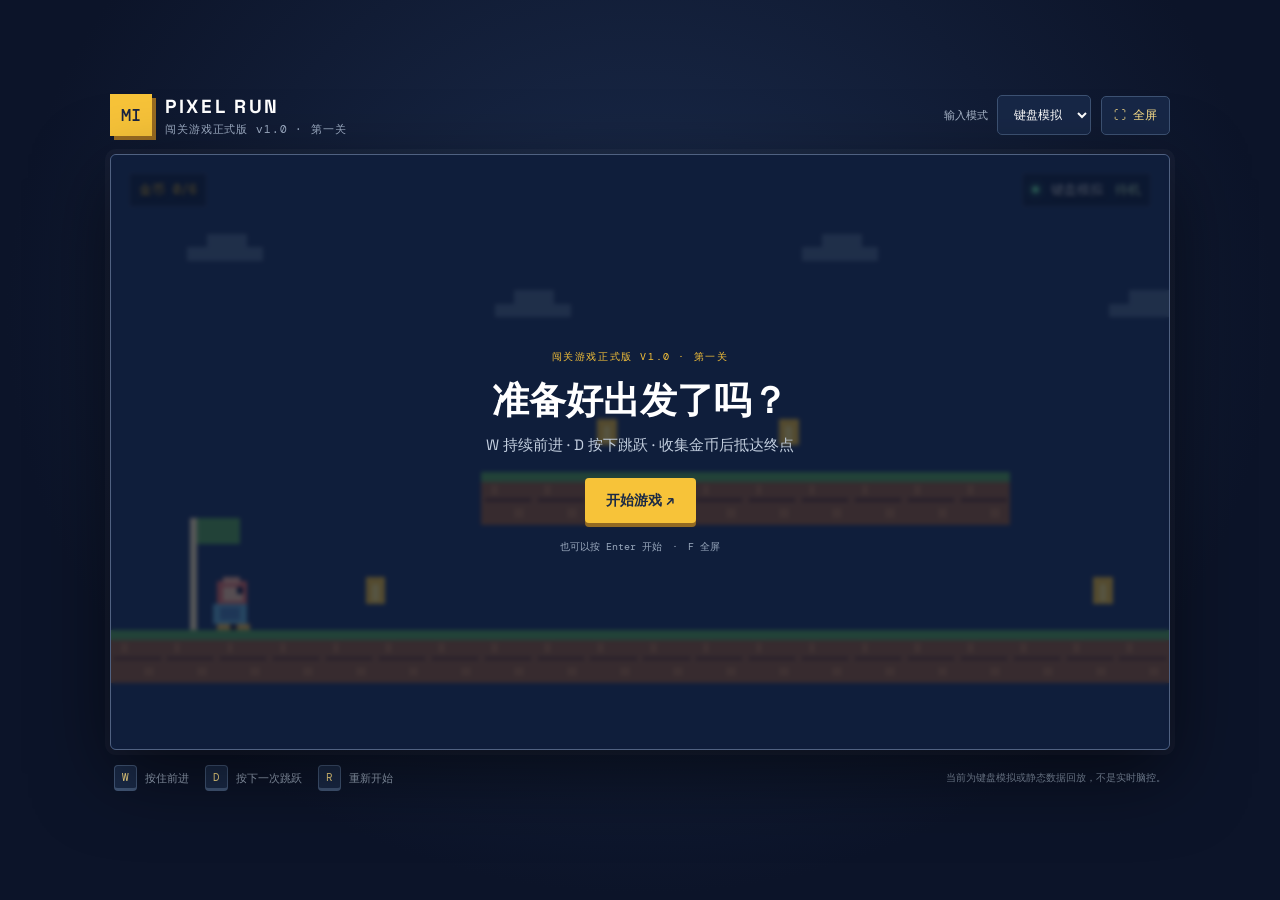
<file: bci-decoder/game/platformer/web/index.html>
<!doctype html>
<html lang="zh-CN">
<head>
  <meta charset="utf-8">
  <meta name="viewport" content="width=device-width, initial-scale=1, viewport-fit=cover">
  <meta name="theme-color" content="#111f40">
  <title>MI Pixel Run 闯关游戏正式版 v1.0</title>
  <link rel="stylesheet" href="style.css">
</head>
<body>
  <main class="shell">
    <header>
      <div class="brand"><span class="badge">MI</span><div><h1>PIXEL RUN</h1><p>闯关游戏正式版 v1.0 · 第一关</p></div></div>
      <div class="toolbar">
        <label class="mode">输入模式 <select id="mode"><option value="keyboard">键盘模拟</option><option value="replay">数据回放</option></select></label>
        <button id="fullscreen" class="icon-button" title="全屏 (F)">⛶ <span>全屏</span></button>
      </div>
    </header>
    <section id="stage" class="stage" aria-label="游戏画面">
      <canvas id="game" width="320" height="180"></canvas>
      <div class="hud"><span id="coins">金币 0/6</span><span class="status"><span class="live-dot"></span><span id="source">键盘模拟</span><b id="action">待机</b></span></div>
      <div id="screen" class="screen">
        <div class="card"><div class="eyebrow">闯关游戏正式版 v1.0 · 第一关</div><h2 id="title">准备好出发了吗？</h2><p id="message">W 持续前进 · D 单独点按即可向前跳跃</p><button id="start" class="primary">开始游戏 <span>↗</span></button><div class="hint">也可以按 Enter 开始　·　F 全屏</div></div>
      </div>
    </section>
    <footer><div class="keys"><kbd>W</kbd><span>按住前进</span><kbd>D</kbd><span>按下一次跳跃</span><kbd>R</kbd><span>重新开始</span></div><div class="disclaimer">当前为键盘模拟或静态数据回放，不是实时脑控。</div></footer>
  </main>
  <script src="game.js"></script>
</body>
</html>
</file>
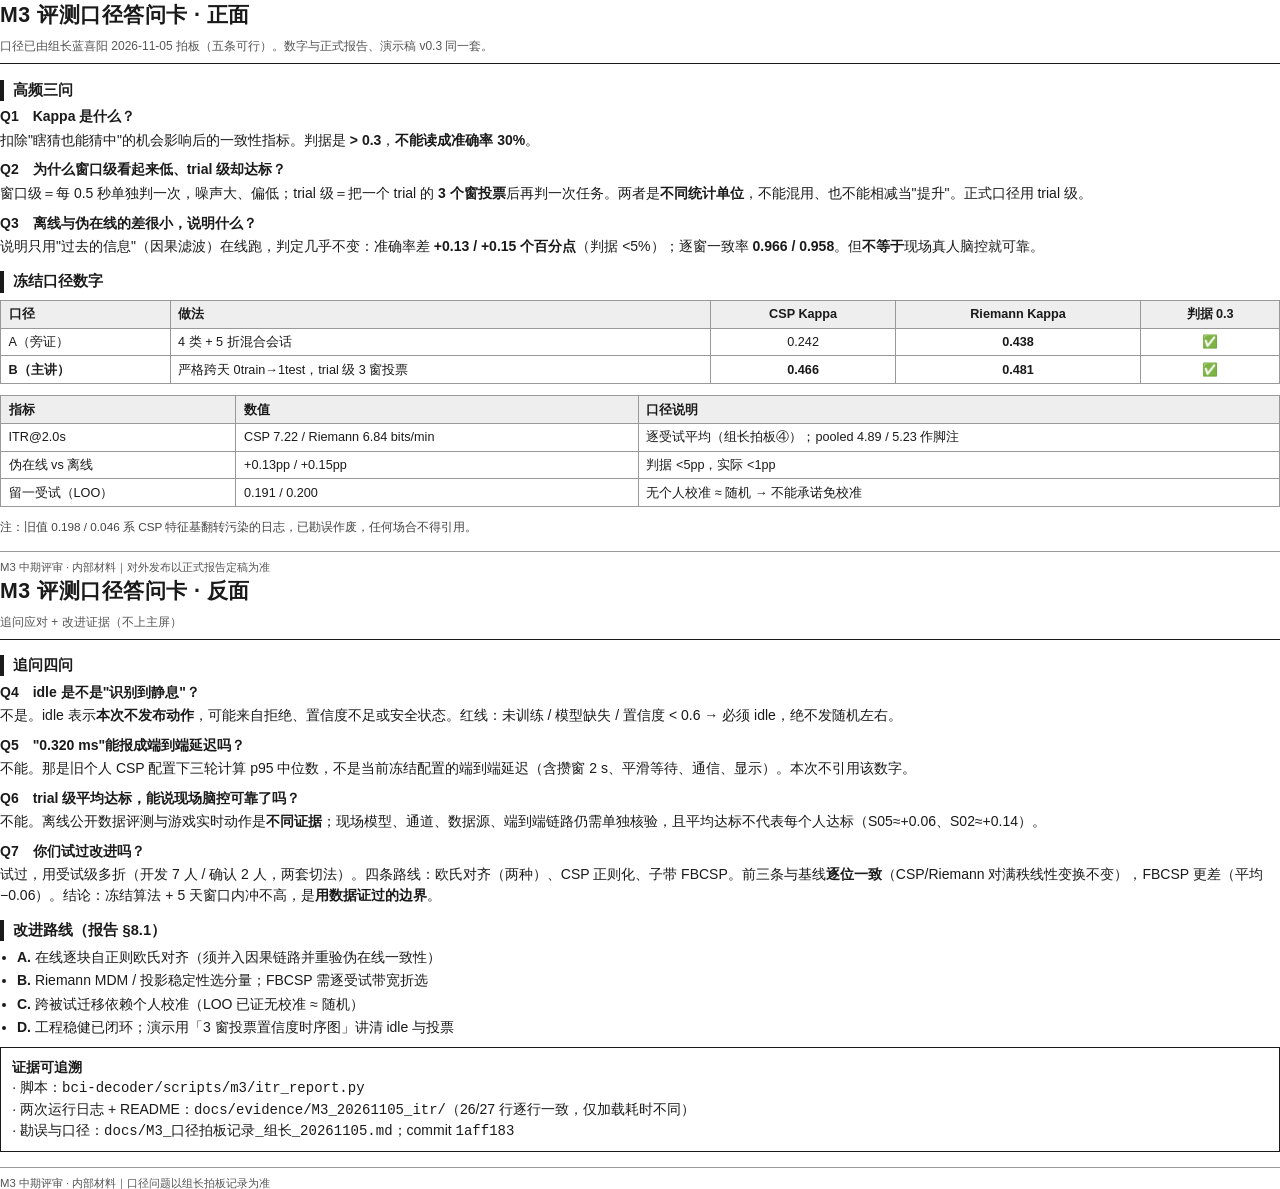
<file: docs/M3_答问卡_A4打印版_20261105.html>
<!DOCTYPE html>
<html lang="zh-CN">
<head>
<meta charset="utf-8">
<title>M3 评测口径答问卡（A4 双面）</title>
<style>
  @page { size: A4; margin: 13mm 14mm; }
  * { box-sizing: border-box; }
  body {
    font-family: "Microsoft YaHei", "PingFang SC", "Noto Sans CJK SC", sans-serif;
    color: #1a1a1a; font-size: 10.5pt; line-height: 1.45; margin: 0;
  }
  .sheet { page-break-after: always; }
  .sheet:last-child { page-break-after: auto; }
  h1 { font-size: 16pt; margin: 0 0 2mm; letter-spacing: .5px; }
  .sub { font-size: 9pt; color: #555; margin-bottom: 4mm; padding-bottom: 2mm; border-bottom: 1.2pt solid #1a1a1a; }
  h2 { font-size: 11pt; margin: 4mm 0 1.5mm; padding-left: 2.5mm; border-left: 3pt solid #1a1a1a; }
  p { margin: 0 0 1.2mm; }
  .q { font-weight: 700; margin-bottom: .8mm; }
  .a { margin-bottom: 2.5mm; }
  table { width: 100%; border-collapse: collapse; margin: 2mm 0 3mm; font-size: 9.5pt; }
  th, td { border: .6pt solid #999; padding: 1.1mm 2mm; text-align: left; }
  th { background: #eee; font-weight: 700; }
  .num { text-align: center; font-variant-numeric: tabular-nums; }
  .ok { color: #0a6b2d; font-weight: 700; }
  .note { font-size: 8.8pt; color: #444; }
  .box { border: 1pt solid #1a1a1a; padding: 2.5mm 3mm; margin: 2.5mm 0; }
  .foot { margin-top: 4mm; padding-top: 2mm; border-top: .6pt solid #999; font-size: 8.5pt; color: #555; }
  ul { margin: 0 0 2mm; padding-left: 4.5mm; }
  li { margin-bottom: .8mm; }
</style>
</head>
<body>

<div class="sheet">
  <h1>M3 评测口径答问卡 · 正面</h1>
  <div class="sub">口径已由组长蓝喜阳 2026-11-05 拍板（五条可行）。数字与正式报告、演示稿 v0.3 同一套。</div>

  <h2>高频三问</h2>

  <div class="a">
    <div class="q">Q1　Kappa 是什么？</div>
    <p>扣除"瞎猜也能猜中"的机会影响后的一致性指标。判据是 <b>&gt; 0.3</b>，<b>不能读成准确率 30%</b>。</p>
  </div>

  <div class="a">
    <div class="q">Q2　为什么窗口级看起来低、trial 级却达标？</div>
    <p>窗口级＝每 0.5 秒单独判一次，噪声大、偏低；trial 级＝把一个 trial 的 <b>3 个窗投票</b>后再判一次任务。两者是<b>不同统计单位</b>，不能混用、也不能相减当"提升"。正式口径用 trial 级。</p>
  </div>

  <div class="a">
    <div class="q">Q3　离线与伪在线的差很小，说明什么？</div>
    <p>说明只用"过去的信息"（因果滤波）在线跑，判定几乎不变：准确率差 <b>+0.13 / +0.15 个百分点</b>（判据 &lt;5%）；逐窗一致率 <b>0.966 / 0.958</b>。但<b>不等于</b>现场真人脑控就可靠。</p>
  </div>

  <h2>冻结口径数字</h2>
  <table>
    <tr><th>口径</th><th>做法</th><th class="num">CSP Kappa</th><th class="num">Riemann Kappa</th><th class="num">判据 0.3</th></tr>
    <tr><td>A（旁证）</td><td>4 类 + 5 折混合会话</td><td class="num">0.242</td><td class="num"><b>0.438</b></td><td class="num ok">✅</td></tr>
    <tr><td><b>B（主讲）</b></td><td>严格跨天 0train→1test，trial 级 3 窗投票</td><td class="num"><b>0.466</b></td><td class="num"><b>0.481</b></td><td class="num ok">✅</td></tr>
  </table>
  <table>
    <tr><th>指标</th><th>数值</th><th>口径说明</th></tr>
    <tr><td>ITR@2.0s</td><td>CSP 7.22 / Riemann 6.84 bits/min</td><td>逐受试平均（组长拍板④）；pooled 4.89 / 5.23 作脚注</td></tr>
    <tr><td>伪在线 vs 离线</td><td>+0.13pp / +0.15pp</td><td>判据 &lt;5pp，实际 &lt;1pp</td></tr>
    <tr><td>留一受试（LOO）</td><td>0.191 / 0.200</td><td>无个人校准 ≈ 随机 → 不能承诺免校准</td></tr>
  </table>
  <p class="note">注：旧值 0.198 / 0.046 系 CSP 特征基翻转污染的日志，已勘误作废，任何场合不得引用。</p>

  <div class="foot">M3 中期评审 · 内部材料｜对外发布以正式报告定稿为准</div>
</div>

<div class="sheet">
  <h1>M3 评测口径答问卡 · 反面</h1>
  <div class="sub">追问应对 + 改进证据（不上主屏）</div>

  <h2>追问四问</h2>

  <div class="a">
    <div class="q">Q4　idle 是不是"识别到静息"？</div>
    <p>不是。idle 表示<b>本次不发布动作</b>，可能来自拒绝、置信度不足或安全状态。红线：未训练 / 模型缺失 / 置信度 &lt; 0.6 → 必须 idle，绝不发随机左右。</p>
  </div>

  <div class="a">
    <div class="q">Q5　"0.320 ms"能报成端到端延迟吗？</div>
    <p>不能。那是旧个人 CSP 配置下三轮计算 p95 中位数，不是当前冻结配置的端到端延迟（含攒窗 2 s、平滑等待、通信、显示）。本次不引用该数字。</p>
  </div>

  <div class="a">
    <div class="q">Q6　trial 级平均达标，能说现场脑控可靠了吗？</div>
    <p>不能。离线公开数据评测与游戏实时动作是<b>不同证据</b>；现场模型、通道、数据源、端到端链路仍需单独核验，且平均达标不代表每个人达标（S05≈+0.06、S02≈+0.14）。</p>
  </div>

  <div class="a">
    <div class="q">Q7　你们试过改进吗？</div>
    <p>试过，用受试级多折（开发 7 人 / 确认 2 人，两套切法）。四条路线：欧氏对齐（两种）、CSP 正则化、子带 FBCSP。前三条与基线<b>逐位一致</b>（CSP/Riemann 对满秩线性变换不变），FBCSP 更差（平均 −0.06）。结论：冻结算法 + 5 天窗口内冲不高，是<b>用数据证过的边界</b>。</p>
  </div>

  <h2>改进路线（报告 §8.1）</h2>
  <ul>
    <li><b>A.</b> 在线逐块自正则欧氏对齐（须并入因果链路并重验伪在线一致性）</li>
    <li><b>B.</b> Riemann MDM / 投影稳定性选分量；FBCSP 需逐受试带宽折选</li>
    <li><b>C.</b> 跨被试迁移依赖个人校准（LOO 已证无校准 ≈ 随机）</li>
    <li><b>D.</b> 工程稳健已闭环；演示用「3 窗投票置信度时序图」讲清 idle 与投票</li>
  </ul>

  <div class="box">
    <b>证据可追溯</b><br>
    · 脚本：<code>bci-decoder/scripts/m3/itr_report.py</code><br>
    · 两次运行日志 + README：<code>docs/evidence/M3_20261105_itr/</code>（26/27 行逐行一致，仅加载耗时不同）<br>
    · 勘误与口径：<code>docs/M3_口径拍板记录_组长_20261105.md</code>；commit <code>1aff183</code>
  </div>

  <div class="foot">M3 中期评审 · 内部材料｜口径问题以组长拍板记录为准</div>
</div>

</body>
</html>
</file>
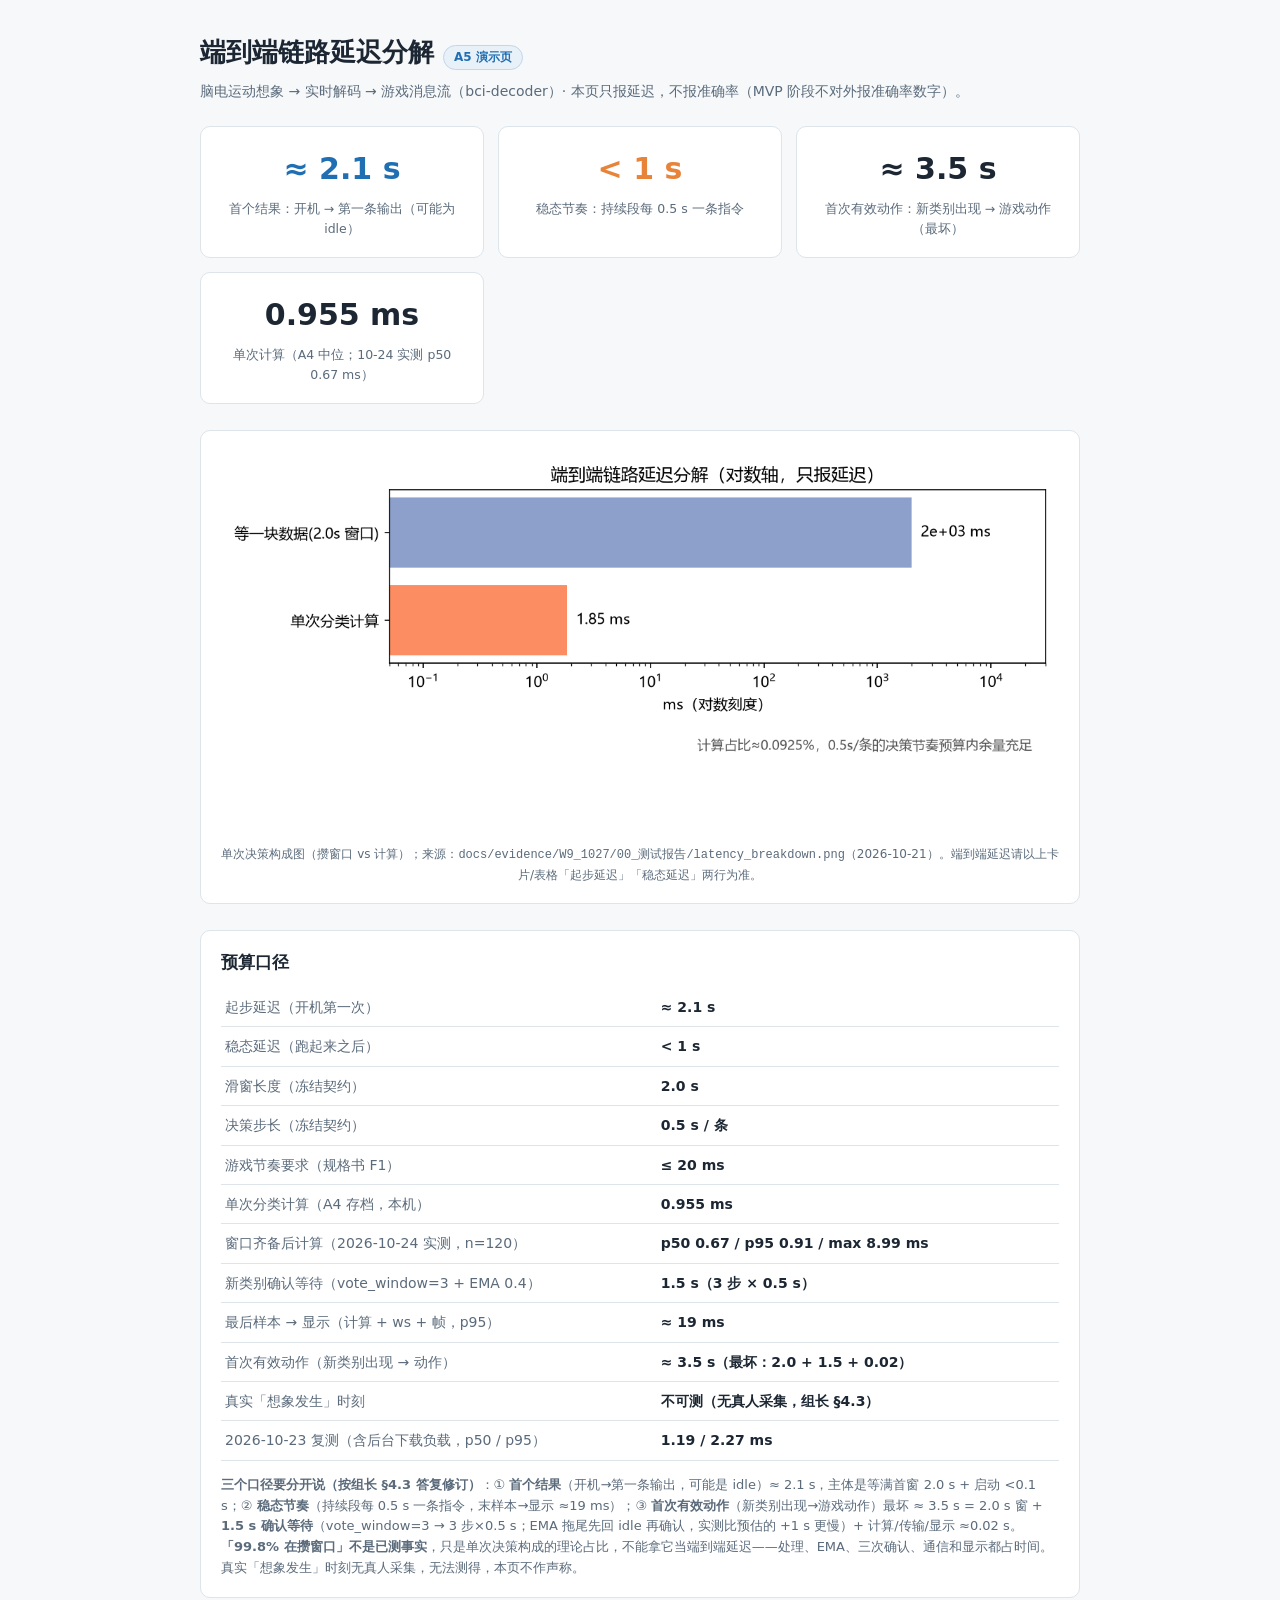
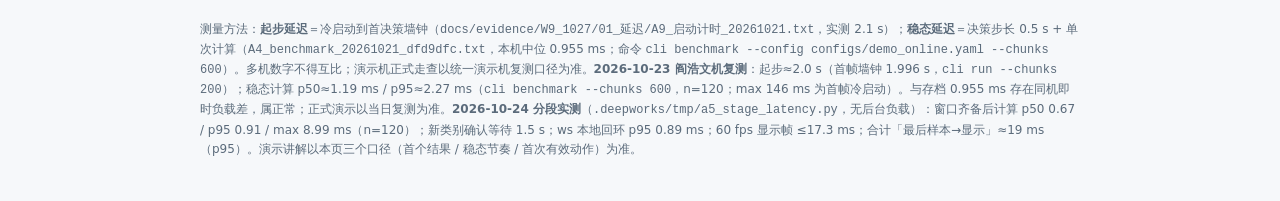
<file: outputs/A5_延迟分解演示页.html>
<!DOCTYPE html>
<html lang="zh-CN">
<head>
<meta charset="UTF-8">
<meta name="viewport" content="width=device-width, initial-scale=1.0">
<title>A5 延迟分解演示页 · 脑电运动想象实时解码</title>
<style>
  :root { --blue:#1f6fb2; --orange:#e8833a; --ink:#1c2733; --muted:#5b6b7b; --bg:#f6f8fa; --line:#dde4ea; }
  * { margin:0; padding:0; box-sizing:border-box; }
  body { font-family:"Microsoft YaHei","PingFang SC",system-ui,sans-serif; background:var(--bg); color:var(--ink); line-height:1.6; padding:32px 20px 48px; }
  .wrap { max-width:880px; margin:0 auto; }
  header { margin-bottom:24px; }
  h1 { font-size:26px; font-weight:700; }
  .sub { color:var(--muted); margin-top:6px; font-size:14px; }
  .cards { display:grid; grid-template-columns:repeat(3,1fr); gap:14px; margin-bottom:26px; }
  .card { background:#fff; border:1px solid var(--line); border-radius:10px; padding:18px 16px; text-align:center; }
  .card .num { font-size:30px; font-weight:700; }
  .card .lbl { font-size:12.5px; color:var(--muted); margin-top:6px; }
  .card:nth-child(1) .num { color:var(--blue); }
  .card:nth-child(2) .num { color:var(--orange); }
  .card:nth-child(3) .num { color:var(--ink); }
  figure { background:#fff; border:1px solid var(--line); border-radius:10px; padding:18px; margin-bottom:26px; text-align:center; }
  figure img { max-width:100%; height:auto; }
  figcaption { font-size:12px; color:var(--muted); margin-top:10px; }
  .budget { background:#fff; border:1px solid var(--line); border-radius:10px; padding:18px 20px; }
  .budget h2 { font-size:17px; margin-bottom:12px; }
  table { width:100%; border-collapse:collapse; font-size:14px; }
  td { padding:8px 4px; border-bottom:1px solid var(--line); }
  td:first-child { color:var(--muted); width:52%; }
  td:last-child { font-weight:600; }
  .note { margin-top:14px; font-size:13px; color:var(--muted); }
  footer { margin-top:22px; font-size:12px; color:var(--muted); }
  .badge { display:inline-block; background:#e8f0f8; color:var(--blue); border:1px solid #c3d6ea; border-radius:999px; padding:2px 10px; font-size:12px; }
</style>
</head>
<body>
<div class="wrap">
  <header>
    <h1>端到端链路延迟分解 <span class="badge">A5 演示页</span></h1>
    <p class="sub">脑电运动想象 → 实时解码 → 游戏消息流（bci-decoder）· 本页只报延迟，不报准确率（MVP 阶段不对外报准确率数字）。</p>
  </header>

  <section class="cards">
    <div class="card"><div class="num">≈ 2.1 s</div><div class="lbl">首个结果：开机 → 第一条输出（可能为 idle）</div></div>
    <div class="card"><div class="num">&lt; 1 s</div><div class="lbl">稳态节奏：持续段每 0.5 s 一条指令</div></div>
    <div class="card"><div class="num">≈ 3.5 s</div><div class="lbl">首次有效动作：新类别出现 → 游戏动作（最坏）</div></div>
    <div class="card"><div class="num">0.955 ms</div><div class="lbl">单次计算（A4 中位；10-24 实测 p50 0.67 ms）</div></div>
  </section>

  <figure>
    <img src="[data-uri]" alt="端到端链路延迟分解（对数轴，只报延迟）">
    <figcaption>单次决策构成图（攒窗口 vs 计算）；来源：<code>docs/evidence/W9_1027/00_测试报告/latency_breakdown.png</code>（2026-10-21）。端到端延迟请以上卡片/表格「起步延迟」「稳态延迟」两行为准。</figcaption>
  </figure>

  <section class="budget">
    <h2>预算口径</h2>
    <table>
      <tr><td>起步延迟（开机第一次）</td><td>≈ 2.1 s</td></tr>
      <tr><td>稳态延迟（跑起来之后）</td><td>&lt; 1 s</td></tr>
      <tr><td>滑窗长度（冻结契约）</td><td>2.0 s</td></tr>
      <tr><td>决策步长（冻结契约）</td><td>0.5 s / 条</td></tr>
      <tr><td>游戏节奏要求（规格书 F1）</td><td>≤ 20 ms</td></tr>
      <tr><td>单次分类计算（A4 存档，本机）</td><td>0.955 ms</td></tr>
      <tr><td>窗口齐备后计算（2026-10-24 实测，n=120）</td><td>p50 0.67 / p95 0.91 / max 8.99 ms</td></tr>
      <tr><td>新类别确认等待（vote_window=3 + EMA 0.4）</td><td>1.5 s（3 步 × 0.5 s）</td></tr>
      <tr><td>最后样本 → 显示（计算 + ws + 帧，p95）</td><td>≈ 19 ms</td></tr>
      <tr><td>首次有效动作（新类别出现 → 动作）</td><td>≈ 3.5 s（最坏：2.0 + 1.5 + 0.02）</td></tr>
      <tr><td>真实「想象发生」时刻</td><td>不可测（无真人采集，组长 §4.3）</td></tr>
      <tr><td>2026-10-23 复测（含后台下载负载，p50 / p95）</td><td>1.19 / 2.27 ms</td></tr>
    </table>
    <p class="note"><b>三个口径要分开说（按组长 §4.3 答复修订）</b>：① <b>首个结果</b>（开机→第一条输出，可能是 idle）≈ 2.1 s，主体是等满首窗 2.0 s + 启动 &lt;0.1 s；② <b>稳态节奏</b>（持续段每 0.5 s 一条指令，末样本→显示 ≈19 ms）；③ <b>首次有效动作</b>（新类别出现→游戏动作）最坏 ≈ 3.5 s = 2.0 s 窗 + <b>1.5 s 确认等待</b>（vote_window=3 → 3 步×0.5 s；EMA 拖尾先回 idle 再确认，实测比预估的 +1 s 更慢）+ 计算/传输/显示 ≈0.02 s。<b>「99.8% 在攒窗口」不是已测事实</b>，只是单次决策构成的理论占比，不能拿它当端到端延迟——处理、EMA、三次确认、通信和显示都占时间。真实「想象发生」时刻无真人采集，无法测得，本页不作声称。</p>
  </section>

  <footer>测量方法：<b>起步延迟</b>＝冷启动到首决策墙钟（<code>docs/evidence/W9_1027/01_延迟/A9_启动计时_20261021.txt</code>，实测 2.1 s）；<b>稳态延迟</b>＝决策步长 0.5 s + 单次计算（<code>A4_benchmark_20261021_dfd9dfc.txt</code>，本机中位 0.955 ms；命令 <code>cli benchmark --config configs/demo_online.yaml --chunks 600</code>）。多机数字不得互比；演示机正式走查以统一演示机复测口径为准。<strong>2026-10-23 阎浩文机复测</strong>：起步≈2.0 s（首帧墙钟 1.996 s，<code>cli run --chunks 200</code>）；稳态计算 p50≈1.19 ms / p95≈2.27 ms（<code>cli benchmark --chunks 600</code>，n=120；max 146 ms 为首帧冷启动）。与存档 0.955 ms 存在同机即时负载差，属正常；正式演示以当日复测为准。<strong>2026-10-24 分段实测</strong>（<code>.deepworks/tmp/a5_stage_latency.py</code>，无后台负载）：窗口齐备后计算 p50 0.67 / p95 0.91 / max 8.99 ms（n=120）；新类别确认等待 1.5 s；ws 本地回环 p95 0.89 ms；60 fps 显示帧 ≤17.3 ms；合计「最后样本→显示」≈19 ms（p95）。演示讲解以本页三个口径（首个结果 / 稳态节奏 / 首次有效动作）为准。</footer>
</div>
</body>
</html>
</file>
<file: bci-decoder/game/platformer/web/style.css>
@import url('https://fonts.googleapis.com/css2?family=DM+Mono:wght@400;500&family=Space+Grotesk:wght@400;500;600;700&display=swap');
:root{color-scheme:dark;--navy:#111f40;--sky:#1e3660;--cream:#ffebbA;--gold:#f7c339;--mint:#71c88b;--ink:#e9edf2}
*{box-sizing:border-box}html,body{margin:0;min-height:100%;background:#0c1429;color:var(--ink);font-family:'Space Grotesk',system-ui,sans-serif}body{min-height:100vh;display:grid;place-items:center;padding:24px;background:radial-gradient(ellipse at 50% 35%,#1b2c4d 0,#0c1429 70%)}.shell{width:min(1060px,100%)}header{display:flex;align-items:center;justify-content:space-between;margin-bottom:17px}.brand{display:flex;align-items:center;gap:13px}.badge{width:42px;height:42px;display:grid;place-items:center;background:var(--gold);color:#172442;font:500 17px 'DM Mono',monospace;box-shadow:4px 4px 0 #986b21}h1{font-size:19px;letter-spacing:.14em;margin:0;color:#fff}header p{margin:3px 0 0;color:#9faec5;font:11px 'DM Mono',monospace;letter-spacing:.08em}.toolbar{display:flex;align-items:center;gap:10px}.mode{font-size:11px;color:#aab7ca;display:flex;align-items:center;gap:9px}select,.icon-button{border:1px solid #3d5273;background:#172746;color:#fff;padding:10px 12px;border-radius:5px;font:12px 'DM Mono',monospace}.icon-button{cursor:pointer;color:#ffe28a}.icon-button:hover{background:#23385c}.stage{position:relative;overflow:hidden;border:1px solid #506181;border-radius:6px;background:var(--sky);box-shadow:0 24px 75px #0008,0 0 0 5px #ffffff08;aspect-ratio:16/9;max-height:calc(100vh - 180px)}canvas{display:block;width:100%;height:100%;image-rendering:pixelated;image-rendering:crisp-edges}.hud{position:absolute;top:0;left:0;right:0;display:flex;justify-content:space-between;padding:clamp(8px,2vw,18px);font:clamp(10px,1.2vw,13px) 'DM Mono',monospace;pointer-events:none;text-shadow:1px 2px 3px #111}.hud>span{background:#101d35bd;padding:7px 9px;border:1px solid #8292a450;border-radius:3px;color:var(--gold)}.status{display:flex;gap:12px;align-items:center;color:#d1d9e4!important}.status b{color:#c3f2cb;font-weight:400}.live-dot{width:7px;height:7px;border-radius:50%;background:#66db9d;box-shadow:0 0 9px #66db9d}.screen{position:absolute;inset:0;display:grid;place-items:center;background:#09142baf;backdrop-filter:blur(2px)}.screen.hidden{display:none}.card{text-align:center;padding:20px}.eyebrow{font:10px 'DM Mono',monospace;color:var(--gold);letter-spacing:.16em;text-transform:uppercase}.card h2{font-size:clamp(22px,4vw,37px);margin:12px 0 9px;color:#fff}.card p{font-size:clamp(12px,1.7vw,15px);color:#c2cede;margin:0 auto 23px;max-width:500px}.primary{background:var(--gold);color:#1a2945;border:0;border-radius:4px;padding:13px 21px;font:600 14px 'Space Grotesk',sans-serif;cursor:pointer;box-shadow:0 4px 0 #936a22}.primary:hover{transform:translateY(-1px);box-shadow:0 5px 0 #936a22}.primary span{margin-left:12px}.hint{margin-top:17px;color:#9aa9bd;font:10px 'DM Mono',monospace}footer{display:flex;align-items:center;justify-content:space-between;gap:16px;padding:15px 4px;color:#9eacc0}.keys{display:flex;align-items:center;gap:8px;font-size:11px}.keys kbd{min-width:23px;text-align:center;background:#1b2b49;border:1px solid #435879;border-bottom-width:3px;border-radius:4px;padding:4px 6px;color:#ffe28a;font:11px 'DM Mono',monospace}.keys span{margin-right:8px}.disclaimer{font:10px 'DM Mono',monospace;color:#8594a9}body:fullscreen{padding:0;background:#0c1429}.shell:fullscreen{width:100vw;height:100vh;max-width:none;display:grid;grid-template-rows:auto 1fr auto;padding:clamp(12px,2vw,30px)}.shell:fullscreen header{margin:0}.shell:fullscreen .stage{max-height:none;height:100%;width:100%;aspect-ratio:auto}.shell:fullscreen footer{padding-bottom:0}.shell:fullscreen canvas{object-fit:contain}.shell:fullscreen .screen{background:#09142bd9}@media(max-width:620px){body{padding:12px}.brand{gap:9px}.badge{width:34px;height:34px}.brand h1{font-size:15px}.toolbar{gap:5px}.mode{gap:4px;font-size:0}select{padding:9px 7px;font-size:10px}.icon-button{padding:9px;font-size:11px}.icon-button span{display:none}footer{align-items:flex-start;flex-direction:column}.disclaimer{font-size:9px}.stage{max-height:none}.card{padding:8px}}
</file>
